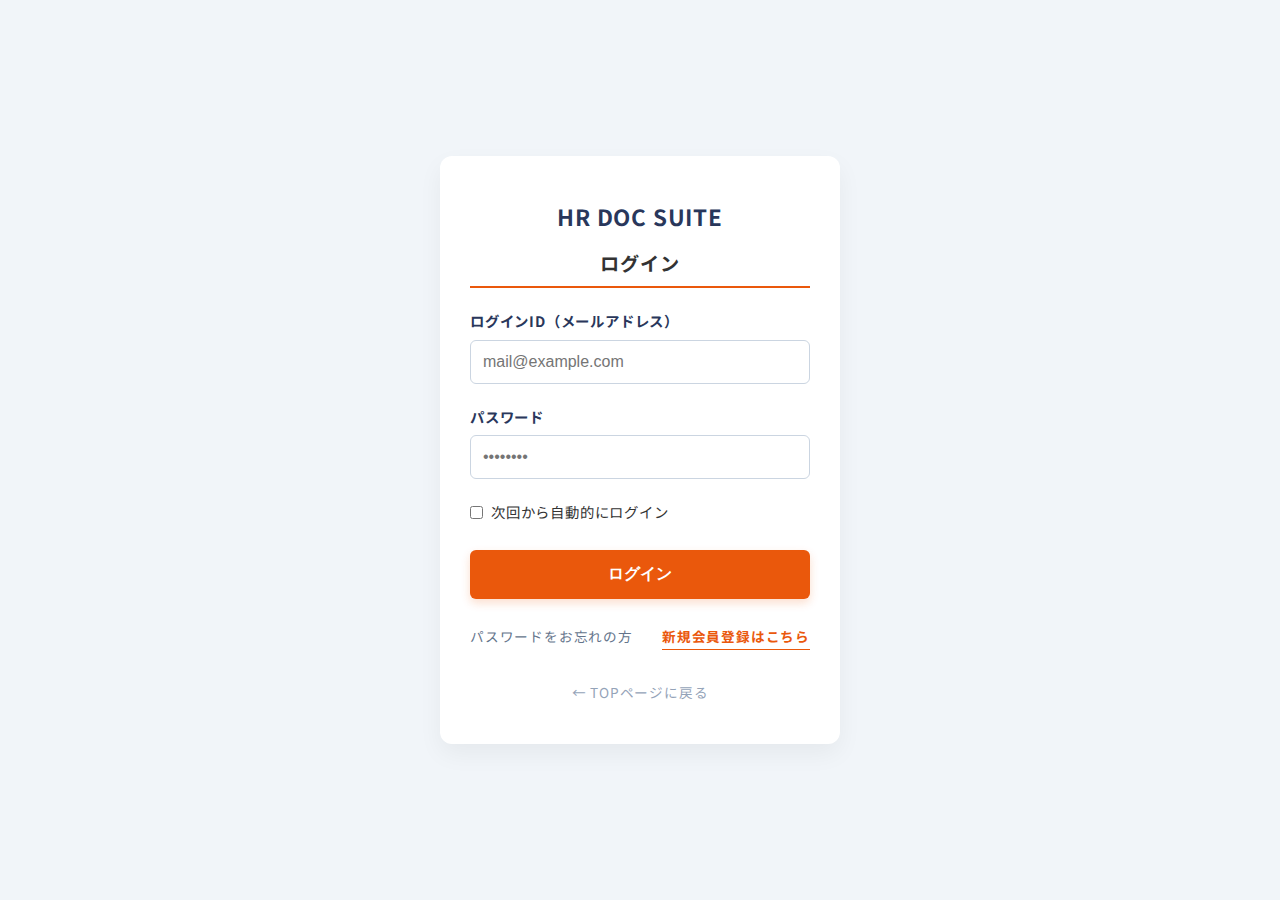
<file: login.html>
<!DOCTYPE html>
<html lang="ja">
<head>
    <meta charset="UTF-8">
    <meta name="viewport" content="width=device-width, initial-scale=1.0">
    <title>ログイン | HR DOC SUITE</title>
    <link href="https://fonts.googleapis.com/css2?family=Noto+Sans+JP:wght@400;700&display=swap" rel="stylesheet">
    <link rel="stylesheet" href="style.css">
</head>
<body class="backend-body">

    <div class="backend-container">
        <div class="backend-card">
            <h1 class="backend-logo">HR DOC SUITE</h1>
            <h2 class="backend-title">ログイン</h2>
            
            <form action="mypage.html">
                <div class="form-group">
                    <label>ログインID（メールアドレス）</label>
                    <input type="email" placeholder="mail@example.com" required>
                </div>
                <div class="form-group">
                    <label>パスワード</label>
                    <input type="password" placeholder="••••••••" required>
                </div>
                
                <div class="form-check">
                    <input type="checkbox" id="keep-login">
                    <label for="keep-login">次回から自動的にログイン</label>
                </div>

                <button type="submit" class="btn-backend-primary">ログイン</button>
            </form>

            <div class="backend-links">
                <a href="#">パスワードをお忘れの方</a>
                <a href="register.html" class="link-highlight">新規会員登録はこちら</a>
            </div>
            <div class="backend-footer">
                <a href="index.html">← TOPページに戻る</a>
            </div>
        </div>
    </div>

</body>
</html>
</file>
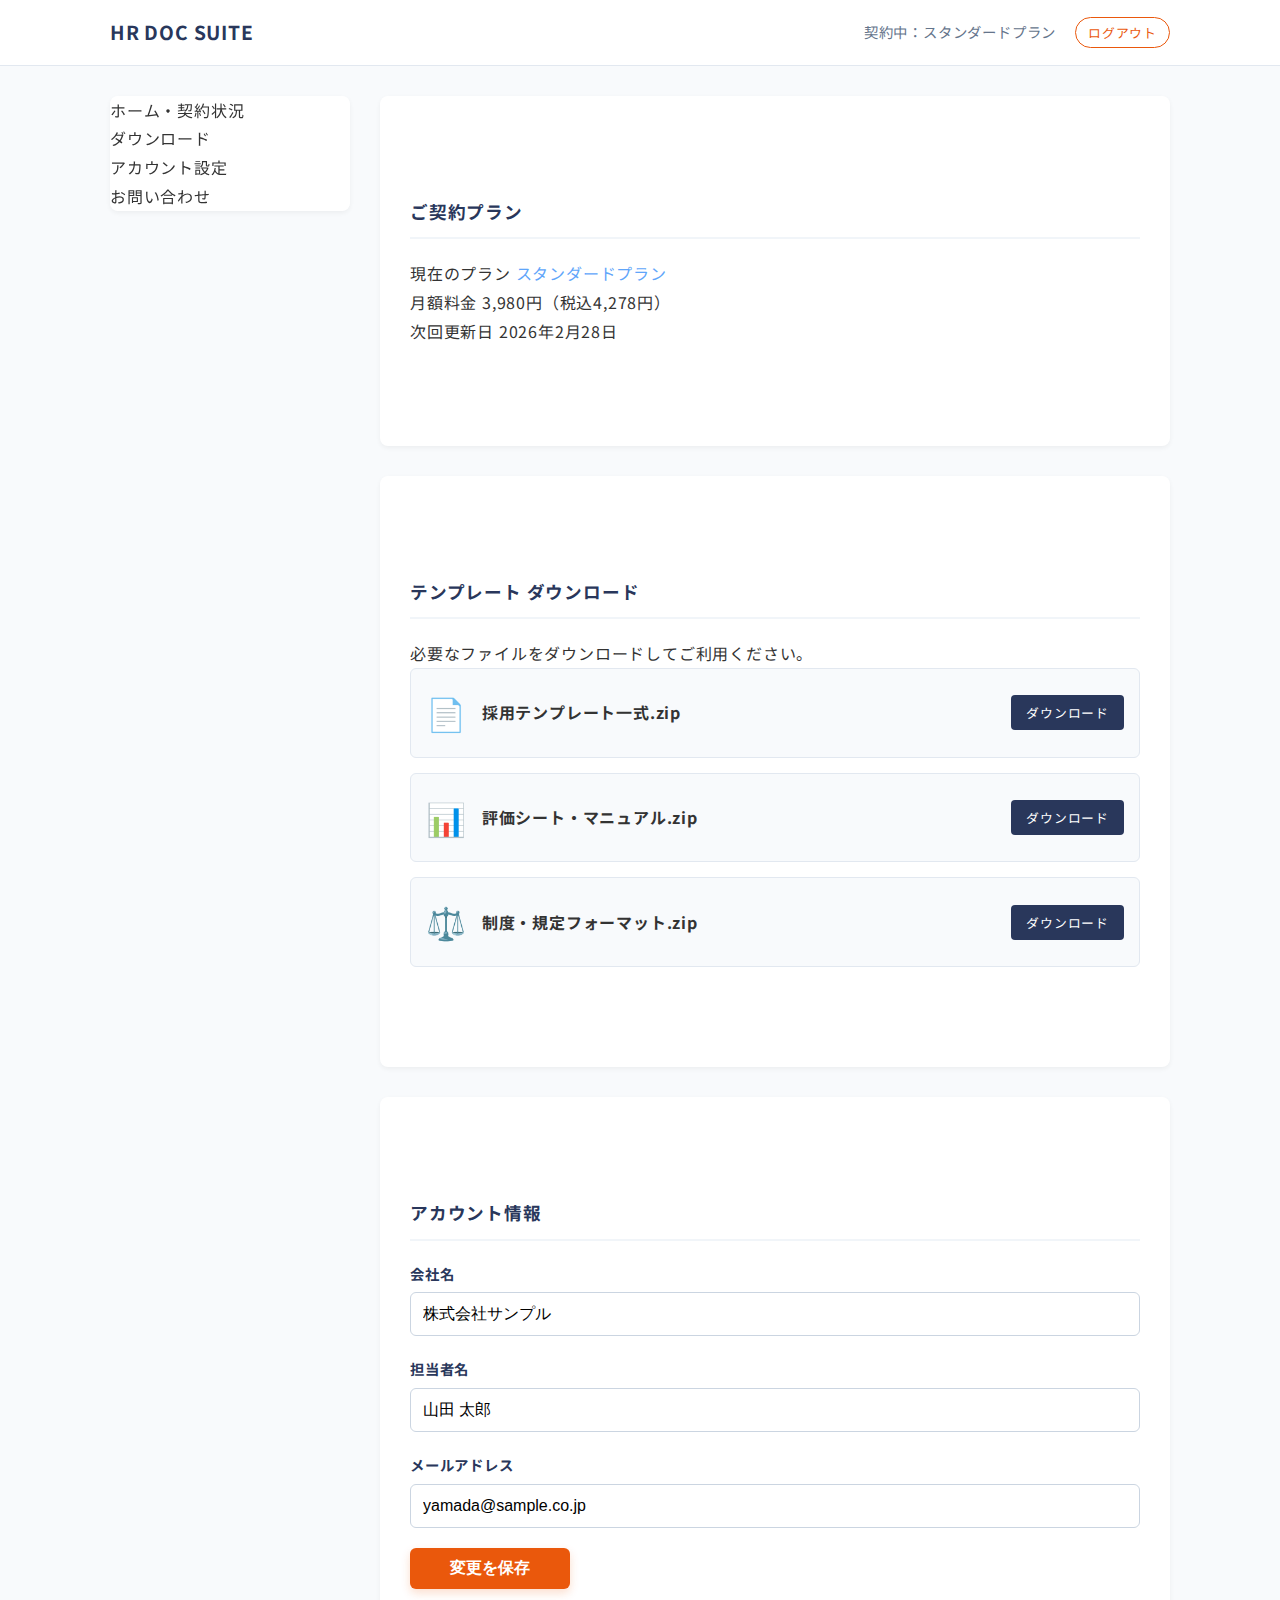
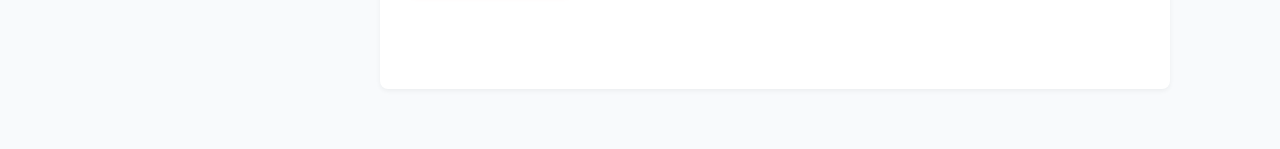
<file: mypage.html>
<!DOCTYPE html>
<html lang="ja">
<head>
    <meta charset="UTF-8">
    <meta name="viewport" content="width=device-width, initial-scale=1.0">
    <meta name="robots" content="noindex,nofollow">
    <title>マイページ | HR DOC SUITE</title>
    <link href="https://fonts.googleapis.com/css2?family=Noto+Sans+JP:wght@400;700&display=swap" rel="stylesheet">
    <link rel="stylesheet" href="style.css">
</head>
<body class="backend-body-gray">

    <header class="backend-header">
        <div class="header-inner">
            <div class="logo">HR DOC SUITE</div>
            <div class="user-menu">
                <span>契約中：スタンダードプラン</span>
                <a href="index.html" class="btn-logout">ログアウト</a>
            </div>
        </div>
    </header>

    <div class="mypage-container">
        
        <aside class="mypage-sidebar">
            <nav>
                <ul>
                    <li class="active">ホーム・契約状況</li>
                    <li>ダウンロード</li>
                    <li>アカウント設定</li>
                    <li>お問い合わせ</li>
                </ul>
            </nav>
        </aside>

        <main class="mypage-main">
            
            <section class="backend-section">
                <h3>ご契約プラン</h3>
                <div class="plan-status-box">
                    <div class="status-row">
                        <span class="label">現在のプラン</span>
                        <span class="value highlight">スタンダードプラン</span>
                    </div>
                    <div class="status-row">
                        <span class="label">月額料金</span>
                        <span class="value">3,980円（税込4,278円）</span>
                    </div>
                    <div class="status-row">
                        <span class="label">次回更新日</span>
                        <span class="value">2026年2月28日</span>
                    </div>
                </div>
            </section>

            <section class="backend-section">
                <h3>テンプレート ダウンロード</h3>
                <p class="desc">必要なファイルをダウンロードしてご利用ください。</p>
                <div class="download-list">
                    <a href="#" class="dl-item">
                        <span class="dl-icon">📄</span>
                        <span class="dl-name">採用テンプレート一式.zip</span>
                        <span class="dl-btn">ダウンロード</span>
                    </a>
                    <a href="#" class="dl-item">
                        <span class="dl-icon">📊</span>
                        <span class="dl-name">評価シート・マニュアル.zip</span>
                        <span class="dl-btn">ダウンロード</span>
                    </a>
                    <a href="#" class="dl-item">
                        <span class="dl-icon">⚖️</span>
                        <span class="dl-name">制度・規定フォーマット.zip</span>
                        <span class="dl-btn">ダウンロード</span>
                    </a>
                </div>
            </section>

            <section class="backend-section">
                <h3>アカウント情報</h3>
                <form class="account-form">
                    <div class="form-group">
                        <label>会社名</label>
                        <input type="text" value="株式会社サンプル" readonly>
                    </div>
                    <div class="form-group">
                        <label>担当者名</label>
                        <input type="text" value="山田 太郎">
                    </div>
                    <div class="form-group">
                        <label>メールアドレス</label>
                        <input type="email" value="yamada@sample.co.jp">
                    </div>
                    <button type="button" class="btn-backend-primary sm">変更を保存</button>
                </form>
            </section>

        </main>
    </div>

</body>
</html>
</file>
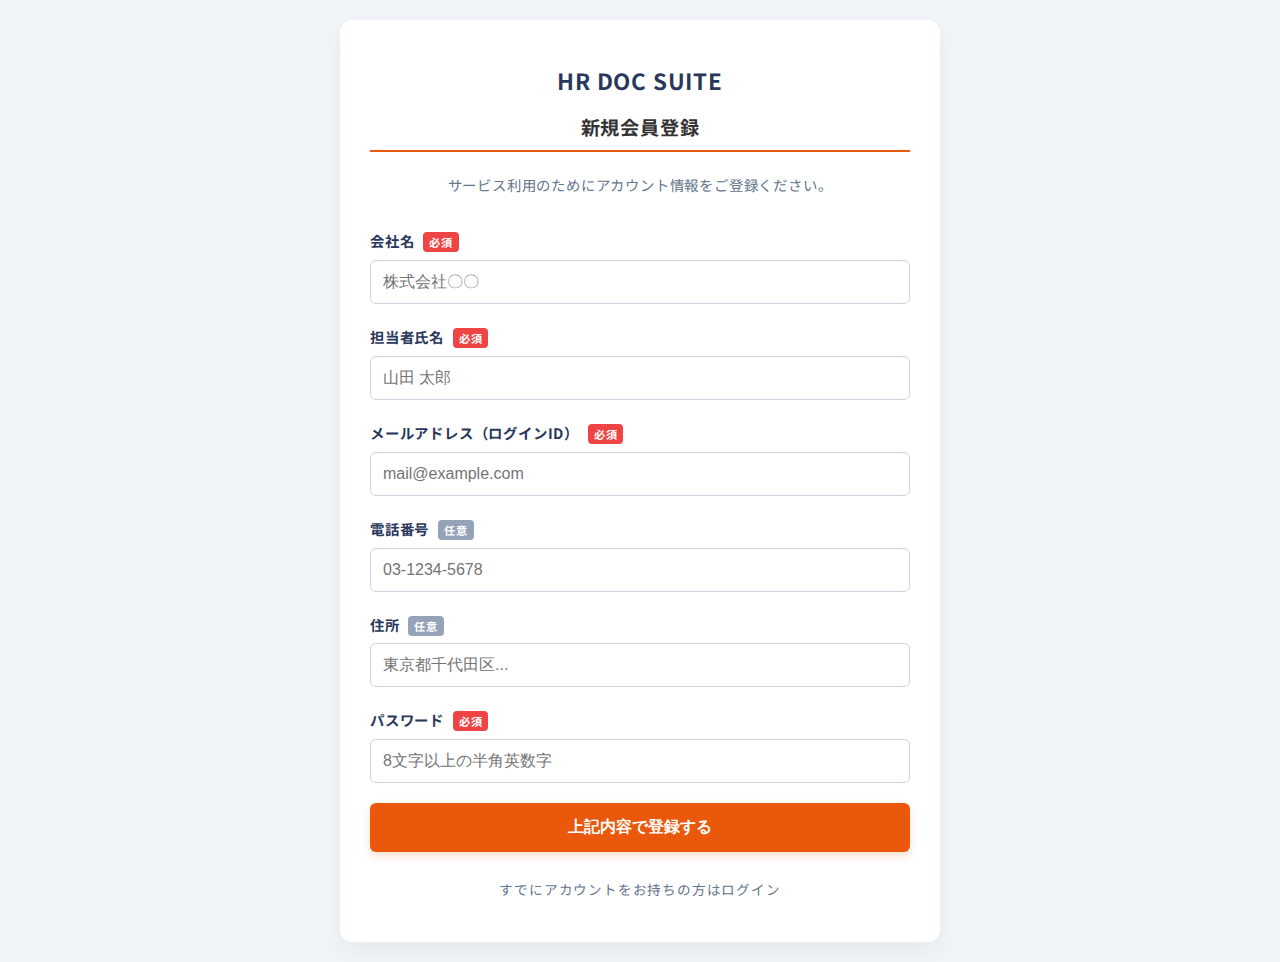
<file: register.html>
<!DOCTYPE html>
<html lang="ja">
<head>
    <meta charset="UTF-8">
    <meta name="viewport" content="width=device-width, initial-scale=1.0">
    <title>新規会員登録 | HR DOC SUITE</title>
    <link href="https://fonts.googleapis.com/css2?family=Noto+Sans+JP:wght@400;700&display=swap" rel="stylesheet">
    <link rel="stylesheet" href="style.css">
</head>
<body class="backend-body">

    <div class="backend-container wide">
        <div class="backend-card">
            <h1 class="backend-logo">HR DOC SUITE</h1>
            <h2 class="backend-title">新規会員登録</h2>
            <p class="backend-desc">サービス利用のためにアカウント情報をご登録ください。</p>
            
            <form action="mypage.html">
                <div class="form-group">
                    <label>会社名 <span class="badge-require">必須</span></label>
                    <input type="text" placeholder="株式会社〇〇" required>
                </div>
                <div class="form-group">
                    <label>担当者氏名 <span class="badge-require">必須</span></label>
                    <input type="text" placeholder="山田 太郎" required>
                </div>
                <div class="form-group">
                    <label>メールアドレス（ログインID） <span class="badge-require">必須</span></label>
                    <input type="email" placeholder="mail@example.com" required>
                </div>
                <div class="form-group">
                    <label>電話番号 <span class="badge-any">任意</span></label>
                    <input type="tel" placeholder="03-1234-5678">
                </div>
                <div class="form-group">
                    <label>住所 <span class="badge-any">任意</span></label>
                    <input type="text" placeholder="東京都千代田区...">
                </div>
                <div class="form-group">
                    <label>パスワード <span class="badge-require">必須</span></label>
                    <input type="password" placeholder="8文字以上の半角英数字" required>
                </div>

                <button type="submit" class="btn-backend-primary">上記内容で登録する</button>
            </form>

            <div class="backend-links center">
                <a href="login.html">すでにアカウントをお持ちの方はログイン</a>
            </div>
        </div>
    </div>

</body>
</html>
</file>
<file: style.css>
* {
    margin: 0;
    padding: 0;
    box-sizing: border-box;
}

body {
    font-family: 'Noto Sans JP', sans-serif;
}

/* --- ヒーローセクション（背景画像を明るいオフィスに変更） --- */
.hero-section {
    background-color: #29375B;
    /* 背景画像を変更：奥行きのある明るいオフィス写真 + ネイビーの透過フィルター(0.85) */
    background-image: linear-gradient(rgba(30, 41, 69, 0.85), rgba(30, 41, 69, 0.85)), 
                      url('https://images.unsplash.com/photo-1497215728101-856f4ea42174?auto=format&fit=crop&w=1200&q=80');
    background-size: cover;
    background-position: center;
    color: #ffffff;
    padding: 100px 20px;
    text-align: center;
    min-height: 100vh;
    display: flex;
    align-items: center;
}

.hero-container {
    max-width: 900px;
    margin: 0 auto;
}

.hero-title {
    font-size: 2.5rem;
    line-height: 1.3;
    margin-bottom: 20px;
    font-weight: 700;
    /* ▼▼ 変更点2：文字に「影」を追加しました ▼▼ */
    /* これにより、背景画像がどんな色でも文字がくっきり浮き上がって見えます */
    text-shadow: 0 4px 15px rgba(0, 0, 0, 0.6);
}

.highlight {
    color: #60a5fa;
}

.hero-subcopy {
    font-size: 1.2rem;
    margin-bottom: 40px;
    opacity: 0.9;
}

.cta-button {
    background-color: #ea580c;
    color: #ffffff;
    padding: 18px 40px;
    font-size: 1.3rem;
    font-weight: bold;
    text-decoration: none;
    border-radius: 8px;
    display: inline-block;
}

.cta-note {
    font-size: 0.85rem;
    margin-top: 10px;
    opacity: 0.7;
}

.hero-benefits {
    margin-top: 50px;
    display: flex;
    justify-content: center;
    gap: 20px;
    flex-wrap: wrap;
}

.benefit-badge {
    background: rgba(255, 255, 255, 0.1);
    padding: 10px 20px;
    border-radius: 50px;
    font-size: 0.95rem;
    border: 1px solid rgba(255, 255, 255, 0.3);
}

```css
/* --- 第2セクション（課題・共感）のデザイン --- */
.problem-section {
    background-color: #f9fafb; /* 白に近いグレーで清潔感 */
    padding: 100px 20px;
    text-align: center;
}

.container {
    max-width: 1000px;
    margin: 0 auto;
}

/* タイトル周り */
.section-title {
    font-size: 2rem;
    color: #29375B; /* ネイビー */
    margin-bottom: 20px;
    font-weight: 700;
    line-height: 1.4;
}

.section-lead {
    font-size: 1.1rem;
    color: #4b5563;
    margin-bottom: 60px;
    line-height: 1.8;
}

.text-accent {
    color: #ef4444; /* 赤文字 */
    font-weight: bold;
    background: linear-gradient(transparent 60%, #fecaca 60%); /* マーカー線 */
}

/* 課題カード（数字強調デザイン） */
.problem-grid {
    display: flex;
    justify-content: center;
    gap: 30px;
    flex-wrap: wrap;
    margin-bottom: 60px;
}

.problem-card {
    background: #ffffff;
    width: 300px;
    padding: 40px 25px;
    border-radius: 16px;
    box-shadow: 0 10px 30px rgba(0, 0, 0, 0.05);
    border-top: 5px solid #29375B; /* 上部にネイビーのアクセント */
    transition: transform 0.3s;
}

.problem-card:hover {
    transform: translateY(-5px);
}

.card-icon {
    font-size: 3.5rem;
    margin-bottom: 15px;
}

.problem-card h3 {
    font-size: 1.2rem;
    color: #29375B;
    margin-bottom: 15px;
    font-weight: bold;
}

.problem-text {
    font-size: 0.95rem;
    color: #4b5563;
    line-height: 1.8;
}

.highlight-number {
    display: block;
    font-size: 1.4rem;
    font-weight: bold;
    color: #ea580c; /* オレンジで数字を強調 */
    margin-bottom: 5px;
}

/* 解決へのフロー図（How） */
.solution-flow-area {
    display: flex;
    justify-content: center;
    align-items: center;
    gap: 15px;
    flex-wrap: wrap;
    margin-bottom: 20px;
}

.flow-box {
    padding: 15px 30px;
    border-radius: 8px;
    font-weight: bold;
    font-size: 1rem;
}

.flow-box.bad {
    background: #e5e7eb;
    color: #6b7280;
    text-decoration: line-through; /* 打ち消し線 */
}

.flow-box.main {
    background: #29375B;
    color: #fff;
    box-shadow: 0 5px 15px rgba(41, 55, 91, 0.3);
}

.flow-box.good {
    background: #dbeafe; /* 薄い青 */
    color: #1e40af;
    border: 2px solid #29375B;
}

.flow-arrow {
    font-size: 1.5rem;
    color: #9ca3af;
}

.flow-caption {
    font-size: 1rem;
    color: #29375B;
    margin-bottom: 50px;
    font-weight: bold;
}

/* 最後のメッセージ（Now） */
.section-closing p {
    font-size: 1.2rem;
    color: #29375B;
    font-weight: bold;
    border-top: 1px solid #e5e7eb;
    border-bottom: 1px solid #e5e7eb;
    display: inline-block;
    padding: 20px 40px;
}

/* スマホ対応 */
@media (max-width: 768px) {
    .sp-br { display: block; } /* スマホで改行 */
    .solution-flow-area { flex-direction: column; }
    .flow-arrow { transform: rotate(90deg); } /* 矢印を下に向ける */
}


```css
/* --- 第3セクション（解決策・What）のデザイン --- */
.solution-section {
    background-color: #ffffff; /* 白背景で信頼感 */
    padding: 100px 20px;
}

.solution-header {
    text-align: center;
    margin-bottom: 60px;
}

.tag-label {
    background-color: #e0f2fe;
    color: #0284c7;
    padding: 5px 15px;
    border-radius: 20px;
    font-size: 0.85rem;
    font-weight: bold;
    letter-spacing: 1px;
    text-transform: uppercase;
    display: inline-block;
    margin-bottom: 15px;
}

.text-primary {
    color: #0284c7; /* 清潔感のあるブルー */
    font-weight: bold;
}

.section-sub-title {
    text-align: center;
    font-size: 1.1rem;
    font-weight: bold;
    margin-bottom: 40px;
    color: #4b5563;
}

/* テンプレートフォルダのデザイン */
.template-grid {
    display: flex;
    justify-content: center;
    gap: 30px;
    flex-wrap: wrap;
    margin-bottom: 80px;
}

.template-folder {
    background: #f8fafc;
    border: 1px solid #e2e8f0;
    width: 300px;
    padding: 30px 25px;
    border-radius: 0 12px 12px 12px;
    position: relative;
    margin-top: 20px; /* タブの分下げる */
}

/* フォルダの「耳（タブ）」部分 */
.folder-tab {
    position: absolute;
    top: -24px;
    left: -1px;
    background: #f8fafc;
    border: 1px solid #e2e8f0;
    border-bottom: none;
    padding: 2px 20px;
    border-radius: 8px 8px 0 0;
    font-size: 0.8rem;
    color: #64748b;
    font-weight: bold;
    letter-spacing: 1px;
}

.folder-icon {
    font-size: 2.5rem;
    margin-bottom: 15px;
}

.template-folder h3 {
    font-size: 1.2rem;
    color: #29375B;
    margin-bottom: 15px;
    border-bottom: 2px solid #e2e8f0;
    padding-bottom: 10px;
}

.template-list {
    list-style: none;
    text-align: left;
    padding-left: 10px;
}

.template-list li {
    font-size: 0.95rem;
    color: #475569;
    margin-bottom: 8px;
    position: relative;
    padding-left: 15px;
}

.template-list li::before {
    content: "✔";
    position: absolute;
    left: -5px;
    color: #0284c7;
    font-size: 0.8rem;
}

/* 使いやすさブロック（左右分割） */
.usability-block {
    display: flex;
    align-items: center;
    justify-content: center;
    gap: 50px;
    margin-bottom: 80px;
    background: #f0f9ff; /* 非常に薄い青 */
    padding: 50px;
    border-radius: 20px;
}

.usability-content {
    flex: 1;
    max-width: 500px;
}

.usability-content h3 {
    font-size: 1.8rem;
    color: #29375B;
    margin-bottom: 20px;
    line-height: 1.3;
}

.usability-content p {
    line-height: 1.8;
    color: #4b5563;
    margin-bottom: 25px;
}

.step-flow {
    font-weight: bold;
    color: #29375B;
    background: #fff;
    padding: 15px;
    border-radius: 8px;
    display: inline-block;
    box-shadow: 0 4px 10px rgba(0,0,0,0.05);
}

.step-arrow {
    color: #9ca3af;
    margin: 0 10px;
}

/* CSSモックアップ（ブラウザ風） */
.usability-visual {
    flex: 1;
    max-width: 450px;
}

.browser-mockup {
    background: #fff;
    border-radius: 10px;
    box-shadow: 0 20px 50px rgba(0,0,0,0.15); /* 強い影で浮き上がらせる */
    overflow: hidden;
    border: 1px solid #e2e8f0;
}

.browser-header {
    background: #f1f5f9;
    padding: 10px 15px;
    display: flex;
    align-items: center;
    gap: 8px;
    border-bottom: 1px solid #e2e8f0;
}

.dot { width: 10px; height: 10px; border-radius: 50%; display: block; }
.red { background: #ef4444; }
.yellow { background: #eab308; }
.green { background: #22c55e; }

.address-bar {
    background: #fff;
    flex: 1;
    margin-left: 10px;
    border-radius: 4px;
    font-size: 0.7rem;
    color: #94a3b8;
    padding: 2px 10px;
}

.doc-body {
    padding: 30px;
    position: relative;
}

/* ドキュメントの中身をCSSで描く */
.doc-title-bar { height: 20px; width: 40%; background: #e2e8f0; margin-bottom: 20px; border-radius: 4px; }
.doc-line { height: 10px; background: #f1f5f9; margin-bottom: 10px; border-radius: 2px; }
.w-100 { width: 100%; }
.w-90 { width: 90%; }
.w-80 { width: 80%; }
.w-70 { width: 70%; }

.doc-table {
    border: 1px solid #e2e8f0;
    margin-top: 20px;
    border-radius: 4px;
}
.table-row { height: 25px; border-bottom: 1px solid #f1f5f9; }
.table-row.head { background: #f8fafc; }

.cursor-pointer {
    position: absolute;
    bottom: 20px;
    right: 30px;
    font-size: 2rem;
    animation: bounce 2s infinite;
}

@keyframes bounce {
    0%, 100% { transform: translateY(0); }
    50% { transform: translateY(-10px); }
}

/* アップデートバナー */
.update-banner {
    background: linear-gradient(to right, #29375B, #1e293b);
    color: #fff;
    padding: 20px;
    border-radius: 12px;
    display: flex;
    align-items: center;
    justify-content: center;
    gap: 20px;
    text-align: left;
}

.banner-icon { font-size: 2rem; }

/* スマホ対応 */
@media (max-width: 768px) {
    .usability-block { flex-direction: column; padding: 30px 20px; }
    .sp-only { display: block; }
    .step-arrow { display: block; transform: rotate(90deg); margin: 5px 0; }
    .step-flow { text-align: center; }
}

/* --- 第4セクション（ご利用の流れ） --- */
.flow-section {
    background: #fdfdfd;
    padding: 100px 20px;
}

.flow-content-wrapper {
    display: flex;
    justify-content: center;
    align-items: center;
    gap: 50px;
    margin-top: 50px;
    flex-wrap: wrap;
}

.flow-steps {
    flex: 1;
    max-width: 500px;
}

.step-card {
    display: flex;
    gap: 20px;
    margin-bottom: 30px;
}

.step-number {
    font-size: 2.5rem;
    font-weight: 900;
    color: #e0e7ff; /* 薄いネイビー */
    line-height: 1;
}

.step-text h3 {
    font-size: 1.2rem;
    color: #29375B;
    margin-bottom: 8px;
    font-weight: bold;
}

.step-text p {
    font-size: 0.95rem;
    color: #64748b;
}

/* ログイン画面のCSSモックアップ */
.login-mockup-area {
    flex: 1;
    max-width: 450px;
}

.css-login-window {
    background: #fff;
    border-radius: 12px;
    box-shadow: 0 20px 40px rgba(0,0,0,0.1);
    display: flex;
    overflow: hidden;
    border: 1px solid #e2e8f0;
    height: 300px;
}

.login-left {
    flex: 1;
    padding: 30px;
    display: flex;
    flex-direction: column;
    justify-content: center;
}

.mock-logo { font-weight: bold; color: #29375B; margin-bottom: 20px; font-size: 0.9rem; }
.mock-title { font-size: 1.5rem; font-weight: bold; margin-bottom: 15px; }
.mock-input {
    background: #f1f5f9;
    padding: 8px 12px;
    border-radius: 4px;
    margin-bottom: 10px;
    font-size: 0.8rem;
    color: #64748b;
}
.mock-input.password { letter-spacing: 3px; }
.mock-btn {
    background: #29375B;
    color: #fff;
    text-align: center;
    padding: 8px;
    border-radius: 4px;
    font-size: 0.8rem;
    margin-top: 10px;
}
.mock-link {
    font-size: 0.7rem;
    color: #0284c7;
    margin-top: 10px;
    text-align: center;
}

.login-right {
    width: 40%;
    background: #29375B;
    position: relative;
    overflow: hidden;
}
.deco-circle {
    width: 200px;
    height: 200px;
    background: rgba(255,255,255,0.1);
    border-radius: 50%;
    position: absolute;
    top: -50px;
    right: -50px;
}

.mock-caption { text-align: center; margin-top: 15px; font-size: 0.85rem; color: #94a3b8; }
.flow-cta { text-align: center; margin-top: 40px; font-weight: bold; color: #29375B; }


/* --- 第5セクション（料金・FAQ） --- */
.price-faq-section {
    background: #f8fafc;
    padding: 100px 20px;
}

.price-grid {
    display: flex;
    justify-content: center;
    gap: 20px;
    flex-wrap: wrap;
    align-items: flex-start; /* 上揃え */
}

.price-card {
    background: #fff;
    width: 300px;
    padding: 40px 30px;
    border-radius: 12px;
    border: 1px solid #e2e8f0;
    text-align: center;
    position: relative;
}

/* 推奨プランのデザイン */
.price-card.recommended {
    border: 2px solid #ea580c;
    box-shadow: 0 10px 30px rgba(234, 88, 12, 0.15);
    transform: scale(1.05); /* 少し大きく */
    z-index: 2;
}

.popular-badge {
    position: absolute;
    top: -15px;
    left: 50%;
    transform: translateX(-50%);
    background: #ea580c;
    color: #fff;
    padding: 5px 20px;
    border-radius: 20px;
    font-weight: bold;
    font-size: 0.85rem;
}

.price-card h3 { font-size: 1.2rem; color: #64748b; margin-bottom: 20px; }
.price-card.recommended h3 { color: #ea580c; font-weight: bold; }

.price-amount { font-size: 2.5rem; font-weight: bold; color: #29375B; margin-bottom: 30px; }
.yen { font-size: 1rem; }
.tax { font-size: 0.8rem; color: #94a3b8; display: block; font-weight: normal; margin-top: 5px; }

.price-features { list-style: none; text-align: left; margin-bottom: 30px; }
.price-features li { padding: 10px 0; border-bottom: 1px solid #f1f5f9; font-size: 0.9rem; color: #333; }
.price-features li.disabled { color: #cbd5e1; text-decoration: line-through; }

.btn-price-primary {
    display: block;
    background: #ea580c;
    color: #fff;
    padding: 15px;
    border-radius: 6px;
    text-decoration: none;
    font-weight: bold;
    transition: 0.3s;
}
.btn-price-primary:hover { background: #c2410c; }

.btn-price-outline {
    display: block;
    border: 2px solid #29375B;
    color: #29375B;
    padding: 13px;
    border-radius: 6px;
    text-decoration: none;
    font-weight: bold;
    transition: 0.3s;
}
.btn-price-outline:hover { background: #29375B; color: #fff; }

/* FAQ（アコーディオン） */
.faq-area { margin-top: 100px; max-width: 800px; margin-left: auto; margin-right: auto; }
.faq-item {
    background: #fff;
    border-radius: 8px;
    margin-bottom: 15px;
    border: 1px solid #e2e8f0;
}
.faq-question {
    padding: 20px;
    font-weight: bold;
    cursor: pointer;
    list-style: none; /* 三角を消す */
    position: relative;
}
.faq-question::after {
    content: "+";
    position: absolute;
    right: 20px;
    font-size: 1.5rem;
    color: #29375B;
}
details[open] .faq-question::after { content: "-"; }
.faq-answer {
    padding: 0 20px 20px 20px;
    color: #4b5563;
    line-height: 1.6;
    border-top: 1px solid #f1f5f9;
    padding-top: 15px;
}

/* 最終CTA */
/* --- 最終CTA（背景画像あり） --- */
.final-cta-box {
    margin-top: 100px;
    /* 背景画像：整理されたデスク + 濃いネイビーのフィルター */
    background: linear-gradient(rgba(41, 55, 91, 0.9), rgba(41, 55, 91, 0.9)), 
                url('https://images.unsplash.com/photo-1493934558415-9d19f0b2b4d2?auto=format&fit=crop&w=1200&q=80');
    background-size: cover;
    background-position: center;
    color: #fff;
    text-align: center;
    padding: 100px 20px;
    border-radius: 20px;
    box-shadow: 0 20px 50px rgba(0,0,0,0.15);
}
.final-cta-box h2 { font-size: 2rem; margin-bottom: 20px; }
.btn-final-cta {
    display: inline-block;
    background: #ea580c;
    color: #fff;
    padding: 20px 60px;
    border-radius: 50px;
    font-size: 1.5rem;
    font-weight: bold;
    text-decoration: none;
    margin: 30px 0 15px;
    box-shadow: 0 10px 20px rgba(0,0,0,0.3);
    transition: 0.3s;
}
.btn-final-cta:hover { transform: scale(1.05); }
.cta-micro-copy { font-size: 0.9rem; opacity: 0.7; }


/* --- 第6・7セクション（会社概要・フッター） --- */
.company-section { padding: 80px 20px; background: #fff; }
.company-grid {
    display: flex;
    gap: 40px;
    justify-content: center;
    flex-wrap: wrap;
}
.company-info { flex: 1; max-width: 500px; }
.company-info dl { display: grid; grid-template-columns: 100px 1fr; gap: 15px; margin: 0; }
.company-info dt { font-weight: bold; color: #29375B; border-left: 3px solid #ea580c; padding-left: 10px; }
.company-info dd { margin: 0; color: #4b5563; padding-bottom: 15px; border-bottom: 1px solid #eee; }
.company-map { flex: 1; max-width: 500px; min-width: 300px; }

.site-footer {
    background: #0f172a;
    color: #94a3b8;
    padding: 40px 20px;
    text-align: center;
    font-size: 0.9rem;
}
.footer-links { margin-bottom: 20px; display: flex; justify-content: center; gap: 20px; flex-wrap: wrap; }
.footer-links a { color: #cbd5e1; text-decoration: none; }
.footer-links a:hover { color: #fff; }
.footer-sns { margin-bottom: 20px; }
.footer-sns a { color: #fff; margin: 0 10px; font-weight: bold; text-decoration: none; }

@media (max-width: 768px) {
    .flow-content-wrapper, .company-grid { flex-direction: column; }
    .price-card.recommended { transform: scale(1); } /* スマホでは拡大解除 */
}


```css
/* --- 利用者の声セクションのデザイン --- */
.voice-section {
    background-color: #f1f5f9; /* わずかにグレーにして前後の白背景と区別 */
    padding: 80px 20px;
}

.voice-grid {
    display: flex;
    justify-content: center;
    gap: 30px;
    flex-wrap: wrap;
    margin-top: 40px;
}

.voice-card {
    background: #ffffff;
    width: 320px; /* カード幅 */
    padding: 30px;
    border-radius: 16px;
    box-shadow: 0 5px 20px rgba(0, 0, 0, 0.05); /* 優しい影 */
    position: relative;
}

/* 吹き出しのしっぽ（装飾） */
.voice-card::after {
    content: "";
    position: absolute;
    bottom: -15px;
    left: 50%;
    transform: translateX(-50%);
    border-top: 15px solid #ffffff;
    border-left: 15px solid transparent;
    border-right: 15px solid transparent;
}

.voice-header {
    display: flex;
    align-items: center;
    gap: 15px;
    margin-bottom: 20px;
    border-bottom: 1px solid #f1f5f9;
    padding-bottom: 15px;
}

.voice-img {
    width: 60px;
    height: 60px;
    border-radius: 50%; /* 丸く切り抜く */
    object-fit: cover;
    border: 2px solid #e2e8f0;
}

.voice-meta {
    display: flex;
    flex-direction: column;
}

.industry {
    font-size: 0.85rem;
    color: #64748b;
    font-weight: bold;
}

.stars {
    color: #eab308; /* 星の色（ゴールド） */
    font-size: 0.9rem;
    margin-top: 2px;
}

.voice-text {
    font-size: 0.95rem;
    color: #333;
    line-height: 1.8;
}

.highlight-marker {
    background: linear-gradient(transparent 60%, #fef08a 60%); /* 黄色のマーカー */
    font-weight: bold;
}

/* スマホ対応：吹き出しのしっぽを消す（縦並びのときに違和感がないように） */
@media (max-width: 768px) {
    .voice-card::after {
        display: none;
    }
}


/* --- サービス内容一覧のサムネイル装飾 --- */
.folder-header {
    display: flex;
    justify-content: space-between;
    align-items: center;
    margin-bottom: 15px;
}

.doc-thumbnail {
    width: 80px;      /* 小さく配置 */
    height: 60px;
    object-fit: cover;
    border-radius: 4px;
    border: 1px solid #cbd5e1;
    box-shadow: 0 2px 5px rgba(0,0,0,0.1);
    opacity: 0.8;
    filter: blur(0.5px); /* わずかにぼかして「チラ見せ」感を演出 */
    transition: 0.3s;
    background: #fff;
    padding: 3px;     /* 写真の周りに白いフチをつける */
}

/* マウスを乗せると少しハッキリ見える演出 */
.template-folder:hover .doc-thumbnail {
    filter: blur(0);
    opacity: 1;
    transform: scale(1.05);
}


```css
/* --- プラン比較表のデザイン --- */
.comparison-area {
    margin: 60px auto 80px; /* 上下の余白 */
    max-width: 900px;
}

.comparison-title {
    text-align: center;
    font-size: 1.2rem;
    color: #29375B;
    margin-bottom: 20px;
}

/* スマホで横スクロールさせる設定 */
.table-scroll-wrapper {
    overflow-x: auto;
    -webkit-overflow-scrolling: touch;
    border-radius: 8px;
    box-shadow: 0 4px 10px rgba(0,0,0,0.05);
    border: 1px solid #e2e8f0;
}

.comparison-table {
    width: 100%;
    border-collapse: collapse;
    min-width: 600px; /* スマホでもこれ以上の幅を確保（スクロール発生） */
    background: #fff;
    font-size: 0.95rem;
}

.comparison-table th, 
.comparison-table td {
    padding: 15px 10px;
    text-align: center;
    border-bottom: 1px solid #f1f5f9;
    vertical-align: middle;
}

/* ヘッダーのデザイン */
.comparison-table thead th {
    background: #f8fafc;
    color: #475569;
    font-weight: bold;
}

/* 項目の列（左端） */
.td-label {
    text-align: left;
    font-weight: bold;
    color: #29375B;
    background: #fcfcfc;
    width: 25%;
}

/* スタンダードプラン（推奨）の列を強調 */
.recommended {
    background-color: #fff7ed !important; /* 薄いオレンジ背景 */
    color: #ea580c;
    font-weight: bold;
    border-left: 2px solid #ffedd5;
    border-right: 2px solid #ffedd5;
}

.th-plan.recommended {
    background-color: #ffedd5 !important; /* ヘッダーは少し濃いオレンジ */
    color: #c2410c;
}

.msg-gray {
    color: #cbd5e1;
}

/* スマホ対応：文字サイズ調整 */
@media (max-width: 768px) {
    .comparison-table { font-size: 0.85rem; }
    .td-label { padding-left: 10px; }
}


/* --- 悩みカードの画像対応（写真入りデザイン） --- */
.problem-card {
    background: #ffffff;
    width: 300px;
    padding: 0; /* 写真を端まで表示するためパディングを削除 */
    border-radius: 16px;
    box-shadow: 0 10px 30px rgba(0, 0, 0, 0.05);
    border-top: none; /* 以前の線を消す */
    overflow: hidden; /* 角丸に合わせて写真を切り抜く */
    transition: transform 0.3s;
}

.problem-img {
    width: 100%;
    height: 160px;
    object-fit: cover;
    display: block;
}

.problem-content {
    padding: 25px 20px 40px; /* 文字部分に余白を持たせる */
}

/* 以前のアイコンスタイルを調整・無効化 */
.card-icon { display: none; }


/* --- 会社概要のビジュアル調整 --- */
.company-visuals {
    flex: 1;
    max-width: 500px;
    display: flex;
    flex-direction: column;
    gap: 20px;
}

.building-img {
    width: 100%;
    height: 200px;
    object-fit: cover;
    border-radius: 8px;
    box-shadow: 0 4px 10px rgba(0,0,0,0.1);
}

.company-map iframe {
    border-radius: 8px;
    box-shadow: 0 4px 10px rgba(0,0,0,0.1);
}

/* --- 最終CTAのボタン追加対応 --- */
.cta-button-group {
    display: flex;
    justify-content: center;
    gap: 20px;
    align-items: center;
    flex-wrap: wrap; /* スマホで縦並びにする */
    margin-top: 30px;
    margin-bottom: 20px;
}

/* メインボタンの余白調整（グループ化したのでリセット） */
.btn-final-cta {
    margin: 0 !important; /* 以前のマージンを打ち消し */
}

/* サブボタン（枠線のみ）のデザイン */
.btn-final-cta-sub {
    display: inline-block;
    border: 2px solid #ffffff;
    color: #ffffff;
    padding: 18px 40px;
    border-radius: 50px;
    font-size: 1.2rem; /* メインより少し控えめでもOKですが、あえて同等に */
    font-weight: bold;
    text-decoration: none;
    transition: 0.3s;
}

.btn-final-cta-sub:hover {
    background: #ffffff;
    color: #29375B; /* ホバー時にネイビー文字に */
}

/* スマホ対応：ボタンを縦に並べた時の調整 */
@media (max-width: 768px) {
    .cta-button-group {
        flex-direction: column;
        gap: 15px;
    }
    .btn-final-cta, .btn-final-cta-sub {
        width: 100%; /* スマホでは幅いっぱいに */
        max-width: 350px;
        text-align: center;
        padding: 15px 20px;
        font-size: 1rem;
    }
}


/* =========================================
   ▼▼ 最終仕上げ：余白と文字サイズの統一修正 ▼▼
   ========================================= */

/* 1. 全体の文字サイズと行間をゆったりさせる */
body {
    font-size: 16px;       /* 16pxが現代の標準（小さいと読みづらい） */
    line-height: 1.8;      /* 行間を広げて「プロっぽさ」を出す */
    letter-spacing: 0.05em; /* 文字間を少しだけ空けて上品に */
    color: #333;           /* 真っ黒(#000)より少しグレー寄りが目に優しい */
}

/* 2. セクションの上下余白を「100px」に統一する */
/* これにより「バラバラな感じ」が消え、一定のリズムが生まれます */
section {
    padding-top: 100px !important;
    padding-bottom: 100px !important;
}

/* 3. 図と文字の重なり・窮屈さの解消 */

/* (A) 悩みカード（写真と文字のバランス） */
.problem-card {
    height: 100%; /* 高さを揃える */
    display: flex;
    flex-direction: column;
}
.problem-content {
    padding: 30px 25px; /* 文字周りの余白を増やす */
    flex: 1; /* 内容量に関わらず高さを合わせる */
}
.problem-card h3 {
    margin-top: 5px;
    margin-bottom: 15px;
    font-size: 1.3rem; /* タイトルを少し大きく */
}

/* (B) サービス一覧（フォルダ）の調整 */
.template-folder {
    margin-top: 40px; /* 上の「タブ」がはみ出しても大丈夫なように隙間を確保 */
    padding: 40px 30px; /* 内側の余白を広げる */
}
.folder-header {
    margin-bottom: 25px; /* アイコン・写真とタイトルの間を広げる */
}
.template-list li {
    margin-bottom: 12px; /* リストの間隔を広げる */
    font-size: 1rem;
}

/* (C) 料金プランの調整 */
.price-card {
    padding: 50px 30px; /* カード内を広々と */
}
.price-features li {
    padding: 15px 0; /* 線と文字の間隔を広げる */
}

/* (D) 利用の流れ（文字と図の距離） */
.step-card {
    margin-bottom: 40px; /* ステップ間の距離を広げる */
}
.step-text h3 {
    margin-bottom: 12px;
}

/* 4. スマホ表示の最適化（余白を少し縮める） */
@media (max-width: 768px) {
    section {
        padding-top: 60px !important;
        padding-bottom: 60px !important;
    }
    .hero-title {
        font-size: 1.8rem; /* スマホではタイトルを少し小さく */
    }
    .price-card {
        margin-bottom: 30px;
    }
}


/* =========================================
   ▼▼ 修正：料金プラン周りの余白・重なり完全解消 ▼▼
   ========================================= */

.price-note {
    /* 上のカードとの重なりを防ぐ（先ほどの修正） */
    margin-top: 70px !important; 
    
    /* ▼▼ 今回の追加：下の「機能・サービス詳細比較」との間を広げる ▼▼ */
    margin-bottom: 60px !important;
    
    position: relative;
    z-index: 1;
    display: block; /* ブロック要素として余白を確保 */
}

/* プラン表エリア自体の位置も微調整 */
.comparison-area {
    margin-top: 0 !important; /* price-note側で余白を取ったのでこちらはリセット */
}

/* =========================================
   ▼▼ 修正：FAQの隙間を均一にする ▼▼
   ========================================= */

.faq-container {
    display: flex;          /* フレックスボックス化 */
    flex-direction: column; /* 縦並びにする */
    gap: 20px !important;   /* アイテム間の隙間を20pxで強制統一 */
}

.faq-item {
    margin-bottom: 0 !important; /* 個別の余白設定をリセット（gapに任せるため） */
}


/* =========================================
   ▼▼ バックエンド（管理画面）専用スタイル ▼▼
   ========================================= */

/* 共通ベース */
.backend-body {
    background: #f1f5f9;
    min-height: 100vh;
    display: flex;
    align-items: center;
    justify-content: center;
    font-family: "Noto Sans JP", sans-serif;
    color: #333;
    padding: 20px;
}

.backend-body-gray {
    background: #f8fafc;
    min-height: 100vh;
    font-family: "Noto Sans JP", sans-serif;
    color: #333;
}

/* カードレイアウト（ログイン・登録） */
.backend-container { width: 100%; max-width: 400px; }
.backend-container.wide { max-width: 600px; }

.backend-card {
    background: #fff;
    padding: 40px 30px;
    border-radius: 12px;
    box-shadow: 0 10px 25px rgba(0,0,0,0.05);
}

.backend-logo {
    text-align: center;
    font-size: 1.4rem;
    color: #29375B;
    margin-bottom: 10px;
    font-weight: bold;
}

.backend-title {
    text-align: center;
    font-size: 1.2rem;
    margin-bottom: 20px;
    color: #333;
    border-bottom: 2px solid #ea580c;
    display: inline-block;
    padding-bottom: 5px;
    width: 100%;
}

.backend-desc {
    text-align: center;
    font-size: 0.9rem;
    color: #64748b;
    margin-bottom: 30px;
}

/* フォーム部品 */
.form-group { margin-bottom: 20px; }
.form-group label {
    display: block;
    font-size: 0.9rem;
    color: #29375B;
    font-weight: bold;
    margin-bottom: 6px;
}
.form-group input, .form-group textarea {
    width: 100%;
    padding: 12px;
    border: 1px solid #cbd5e1;
    border-radius: 6px;
    font-size: 1rem;
    box-sizing: border-box; /* 枠からはみ出し防止 */
}
.form-group input:focus { outline: 2px solid #ea580c; border-color: #ea580c; }
.input-readonly { background: #f1f5f9; color: #64748b; cursor: not-allowed; }

.form-check {
    display: flex;
    align-items: center;
    gap: 8px;
    margin-bottom: 25px;
    font-size: 0.9rem;
}

/* バッジ */
.badge-require { background: #ef4444; color: #fff; font-size: 0.7rem; padding: 2px 6px; border-radius: 4px; margin-left: 5px; }
.badge-any { background: #94a3b8; color: #fff; font-size: 0.7rem; padding: 2px 6px; border-radius: 4px; margin-left: 5px; }

/* ボタン */
.btn-backend-primary {
    width: 100%;
    background: #ea580c;
    color: #fff;
    padding: 14px;
    border: none;
    border-radius: 6px;
    font-size: 1rem;
    font-weight: bold;
    cursor: pointer;
    transition: 0.3s;
    box-shadow: 0 4px 10px rgba(234, 88, 12, 0.2);
}
.btn-backend-primary:hover { background: #c2410c; transform: translateY(-2px); }
.btn-backend-primary.sm { width: auto; padding: 10px 40px; }

.btn-outline {
    background: transparent;
    border: 1px solid #94a3b8;
    color: #64748b;
    padding: 8px 16px;
    border-radius: 4px;
    font-size: 0.85rem;
    cursor: pointer;
}

/* リンク */
.backend-links { margin-top: 25px; font-size: 0.85rem; display: flex; justify-content: space-between; }
.backend-links.center { justify-content: center; }
.backend-links a { color: #64748b; text-decoration: none; }
.link-highlight { color: #ea580c !important; font-weight: bold; border-bottom: 1px solid #ea580c; }
.backend-footer { margin-top: 30px; text-align: center; font-size: 0.85rem; }
.backend-footer a { color: #94a3b8; text-decoration: none; }


/* --- マイページ専用レイアウト --- */
.backend-header {
    background: #fff;
    border-bottom: 1px solid #e2e8f0;
    padding: 15px 0;
    position: sticky; top: 0; z-index: 100;
}
.header-inner {
    max-width: 1100px;
    margin: 0 auto;
    padding: 0 20px;
    display: flex;
    justify-content: space-between;
    align-items: center;
}
.header-inner .logo { font-weight: bold; color: #29375B; font-size: 1.2rem; }
.user-menu { font-size: 0.9rem; color: #64748b; }
.btn-logout { margin-left: 15px; color: #ea580c; text-decoration: none; border: 1px solid #ea580c; padding: 5px 12px; border-radius: 20px; font-size: 0.8rem; }

.mypage-container {
    max-width: 1100px;
    margin: 30px auto;
    padding: 0 20px;
    display: flex;
    gap: 30px;
    align-items: flex-start;
}

/* サイドバー */
.mypage-sidebar {
    width: 240px;
    background: #fff;
    border-radius: 8px;
    overflow: hidden;
    position: sticky; top: 90px;
    box-shadow: 0 2px 5px rgba(0,0,0,0.05);
}
.mypage-sidebar ul { list-style: none; padding: 0; margin: 0; }
.mypage-sidebar li a {
    display: block;
    padding: 15px 20px;
    border-bottom: 1px solid #f1f5f9;
    color: #475569;
    text-decoration: none;
    font-size: 0.95rem;
    transition: 0.2s;
}
.mypage-sidebar li a:hover { background: #f8fafc; color: #29375B; }
.mypage-sidebar li.active a {
    background: #eff6ff;
    color: #2563EB;
    font-weight: bold;
    border-left: 4px solid #2563EB;
}

/* メインエリア */
.mypage-main { flex: 1; min-width: 0; }

.backend-section {
    background: #fff;
    padding: 30px;
    border-radius: 8px;
    margin-bottom: 30px;
    box-shadow: 0 2px 5px rgba(0,0,0,0.05);
}
.backend-section h3 {
    font-size: 1.1rem;
    color: #29375B;
    margin-bottom: 20px;
    padding-bottom: 10px;
    border-bottom: 2px solid #f1f5f9;
}
.sub-heading { font-size: 0.95rem; margin: 20px 0 10px; color: #64748b; }

/* テーブルスタイル */
.backend-table { width: 100%; border-collapse: collapse; font-size: 0.95rem; margin-bottom: 15px; }
.backend-table th, .backend-table td { padding: 12px; border: 1px solid #e2e8f0; text-align: left; }
.backend-table th { background: #f8fafc; color: #475569; font-weight: normal; }
.backend-table.striped tbody tr:nth-child(odd) { background: #fbfbfb; }
.highlight-text { font-weight: bold; color: #29375B; }

/* 合計金額エリア */
.total-price-area {
    background: #fff7ed;
    border: 2px solid #ffedd5;
    padding: 20px;
    border-radius: 8px;
    text-align: right;
    margin-top: 20px;
}
.total-label { font-size: 0.9rem; color: #64748b; margin-right: 15px; }
.total-price { font-size: 1.5rem; font-weight: bold; color: #ea580c; }

/* 2列フォーム */
.form-grid { display: grid; grid-template-columns: 1fr 1fr; gap: 20px; margin-bottom: 20px; }
.form-group.full-width { grid-column: 1 / -1; }

/* ステータスバッジ */
.status-badge { font-size: 0.75rem; padding: 4px 8px; border-radius: 12px; }
.status-badge.paid { background: #dcfce7; color: #166534; }

/* ダウンロードリスト */
.download-list { display: flex; flex-direction: column; gap: 15px; }
.dl-item {
    display: flex;
    align-items: center;
    background: #f8fafc;
    padding: 15px;
    border-radius: 6px;
    text-decoration: none;
    border: 1px solid #e2e8f0;
    transition: 0.2s;
}
.dl-item:hover { border-color: #cbd5e1; background: #fff; box-shadow: 0 2px 8px rgba(0,0,0,0.05); }
.dl-icon { font-size: 2rem; margin-right: 15px; }
.dl-name { display: block; font-weight: bold; color: #333; }
.dl-meta { font-size: 0.8rem; color: #94a3b8; }
.dl-btn { margin-left: auto; background: #29375B; color: #fff; font-size: 0.8rem; padding: 6px 15px; border-radius: 4px; }

/* スマホ対応 */
@media (max-width: 768px) {
    .mypage-container { flex-direction: column; }
    .mypage-sidebar { width: 100%; position: static; margin-bottom: 20px; }
    .form-grid { grid-template-columns: 1fr; }
    .header-inner { flex-direction: column; gap: 10px; }
    .dl-item { flex-direction: column; align-items: flex-start; gap: 10px; }
    .dl-btn { width: 100%; text-align: center; margin: 0; }
}

```css
/* --- オプションメニューのデザイン --- */
.option-section {
    margin: 0 auto 100px; /* 下に余白を設けてFAQと区切る */
    max-width: 800px;
    padding: 0 20px;
}

.option-title {
    text-align: center;
    font-size: 1.3rem;
    color: #29375B;
    margin-bottom: 30px;
    font-weight: bold;
    position: relative;
    display: inline-block;
    left: 50%;
    transform: translateX(-50%);
}
/* タイトルの装飾（上下に短い線） */
.option-title::before, .option-title::after {
    content: "";
    display: block;
    width: 40px;
    height: 3px;
    background: #e2e8f0;
    margin: 10px auto;
}

.option-list {
    display: flex;
    flex-direction: column;
    gap: 15px;
}

.option-item {
    display: flex;
    align-items: center;
    background: #fff;
    border: 1px solid #e2e8f0;
    padding: 20px 25px;
    border-radius: 10px;
    box-shadow: 0 2px 5px rgba(0,0,0,0.03);
    transition: 0.3s;
}

.option-item:hover {
    border-color: #cbd5e1;
    transform: translateY(-2px);
    box-shadow: 0 5px 15px rgba(0,0,0,0.05);
}

.opt-icon {
    font-size: 1.5rem;
    margin-right: 20px;
    background: #f1f5f9;
    width: 50px;
    height: 50px;
    display: flex;
    align-items: center;
    justify-content: center;
    border-radius: 50%;
}

.opt-content {
    display: flex;
    justify-content: space-between;
    align-items: center;
    width: 100%;
    flex-wrap: wrap; /* スマホで折り返す */
}

.opt-name {
    font-weight: bold;
    color: #333;
    font-size: 1rem;
    margin-right: 15px;
}

.opt-price {
    font-weight: bold;
    color: #ea580c; /* オレンジで強調 */
    font-size: 1.1rem;
}

.opt-tax {
    font-size: 0.8rem;
    color: #94a3b8;
    font-weight: normal;
}

/* スマホ対応：価格を右寄せから左寄せ（改行）に変更 */
@media (max-width: 600px) {
    .opt-content {
        flex-direction: column;
        align-items: flex-start;
        gap: 5px;
    }
    .opt-price {
        margin-left: 0;
        font-size: 1rem;
    }
}


```css
/* --- 解決フロー図解のデザイン --- */
.solution-flow-area {
    margin-top: 80px;
    text-align: center; /* ★ここで全体を中央揃えにする */
    max-width: 800px;
    margin-left: auto;
    margin-right: auto;
}

/* 図解の箱と矢印 */
.flow-diagram {
    display: flex;
    justify-content: center;
    align-items: center;
    gap: 15px;
    margin-bottom: 30px;
    flex-wrap: wrap; /* スマホで折り返す */
}

.flow-box {
    padding: 15px 30px;
    border-radius: 6px;
    font-weight: bold;
    font-size: 1rem;
}

.box-bad {
    background: #e2e8f0; /* グレー */
    color: #64748b;
}

.box-main {
    background: #29375B; /* ネイビー */
    color: #fff;
    box-shadow: 0 4px 10px rgba(41, 55, 91, 0.3);
    position: relative;
    top: -5px; /* 真ん中だけ少し浮かせる */
}

.box-good {
    background: #dbeafe; /* 薄いブルー */
    color: #1e40af;
    border: 1px solid #2563EB;
}

.flow-arrow {
    font-size: 1.5rem;
    color: #94a3b8;
}

/* テキストのデザイン */
.flow-caption {
    font-size: 1rem;
    font-weight: bold;
    color: #29375B;
    margin-bottom: 30px;
}

.flow-divider {
    border: none;
    border-top: 1px solid #e2e8f0;
    margin: 30px auto;
    width: 100%;
}

.flow-message {
    font-size: 1.4rem; /* 大きくして訴求 */
    font-weight: bold;
    line-height: 1.8;
    color: #29375B;
}

/* スマホ対応 */
@media (max-width: 768px) {
    .flow-diagram {
        flex-direction: column; /* 縦並びにする */
        gap: 10px;
    }
    .flow-arrow {
        transform: rotate(90deg); /* 矢印を下向きに */
    }
    .flow-message {
        font-size: 1.1rem;
        text-align: left; /* スマホの長文は左揃えの方が読みやすい場合も（お好みでcenterのままでもOK） */
        text-align: center; /* 今回は中央揃えで統一 */
    }
}
</file>
